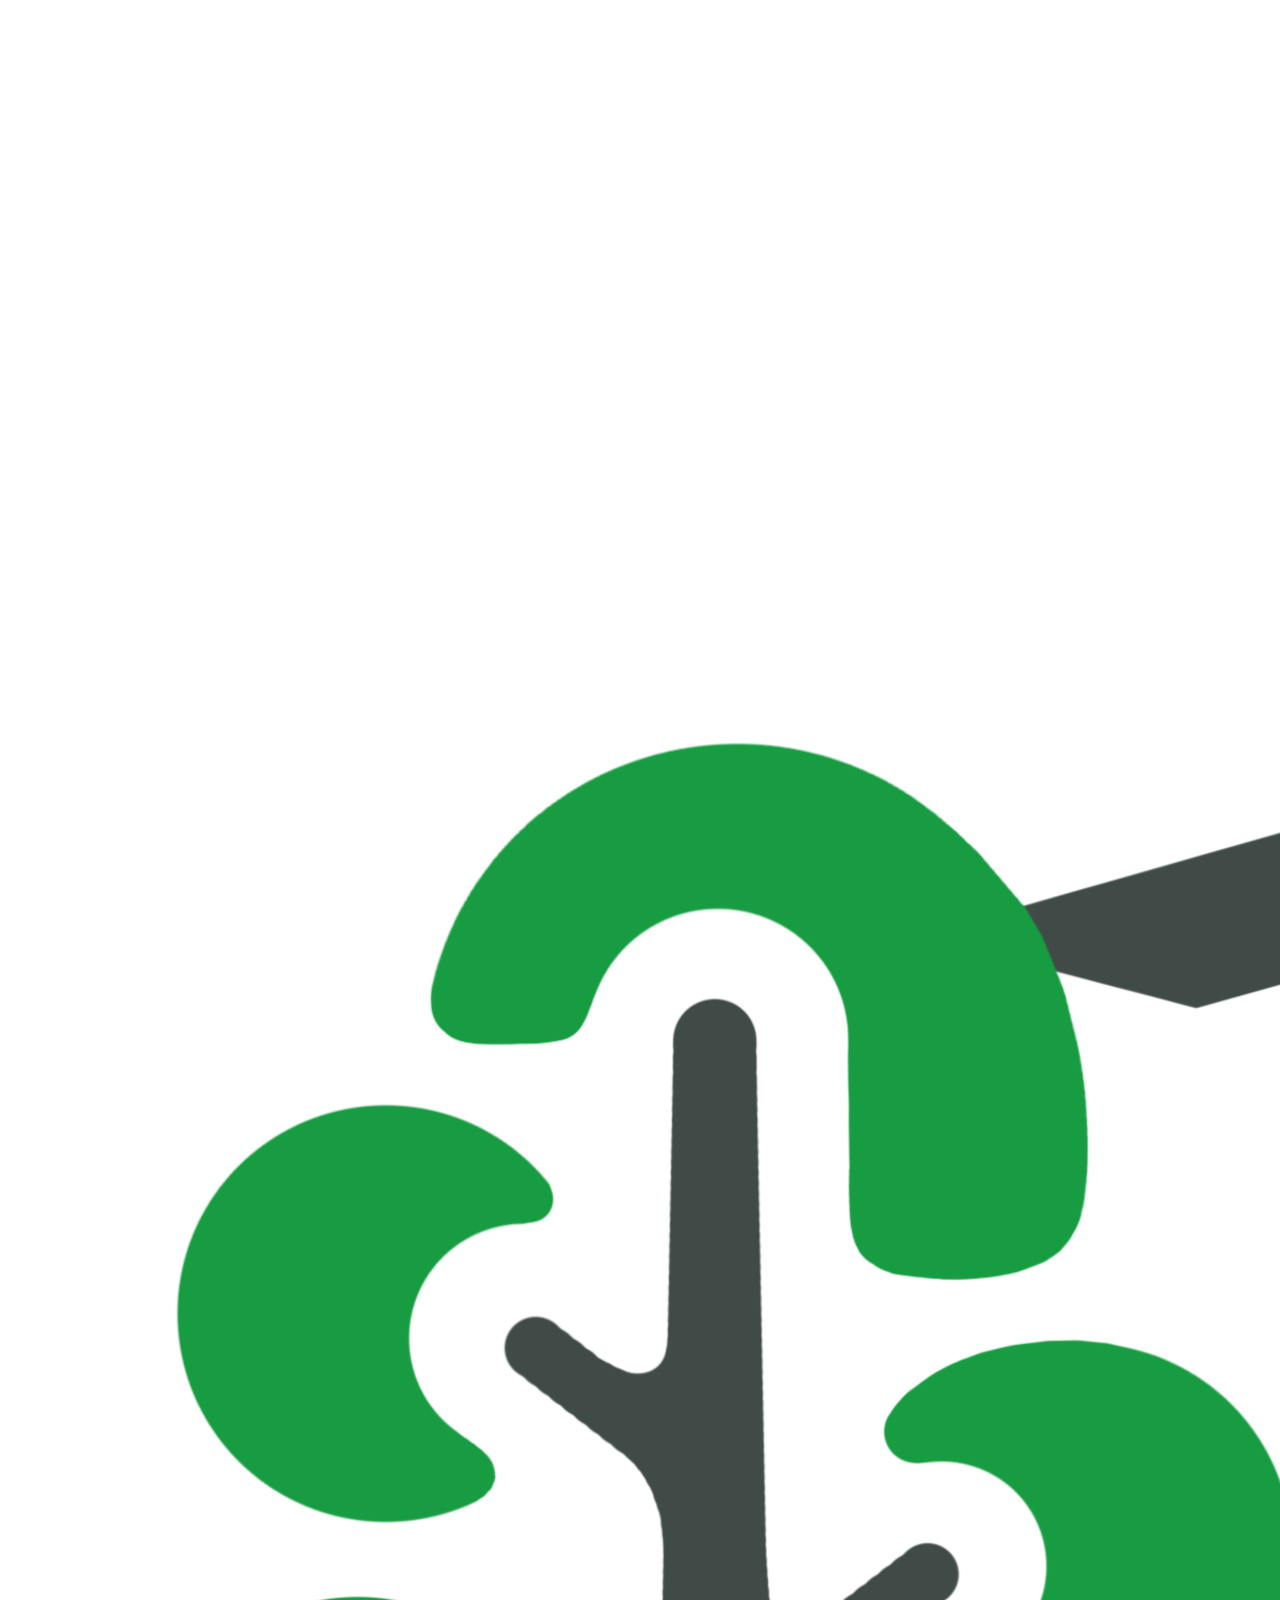
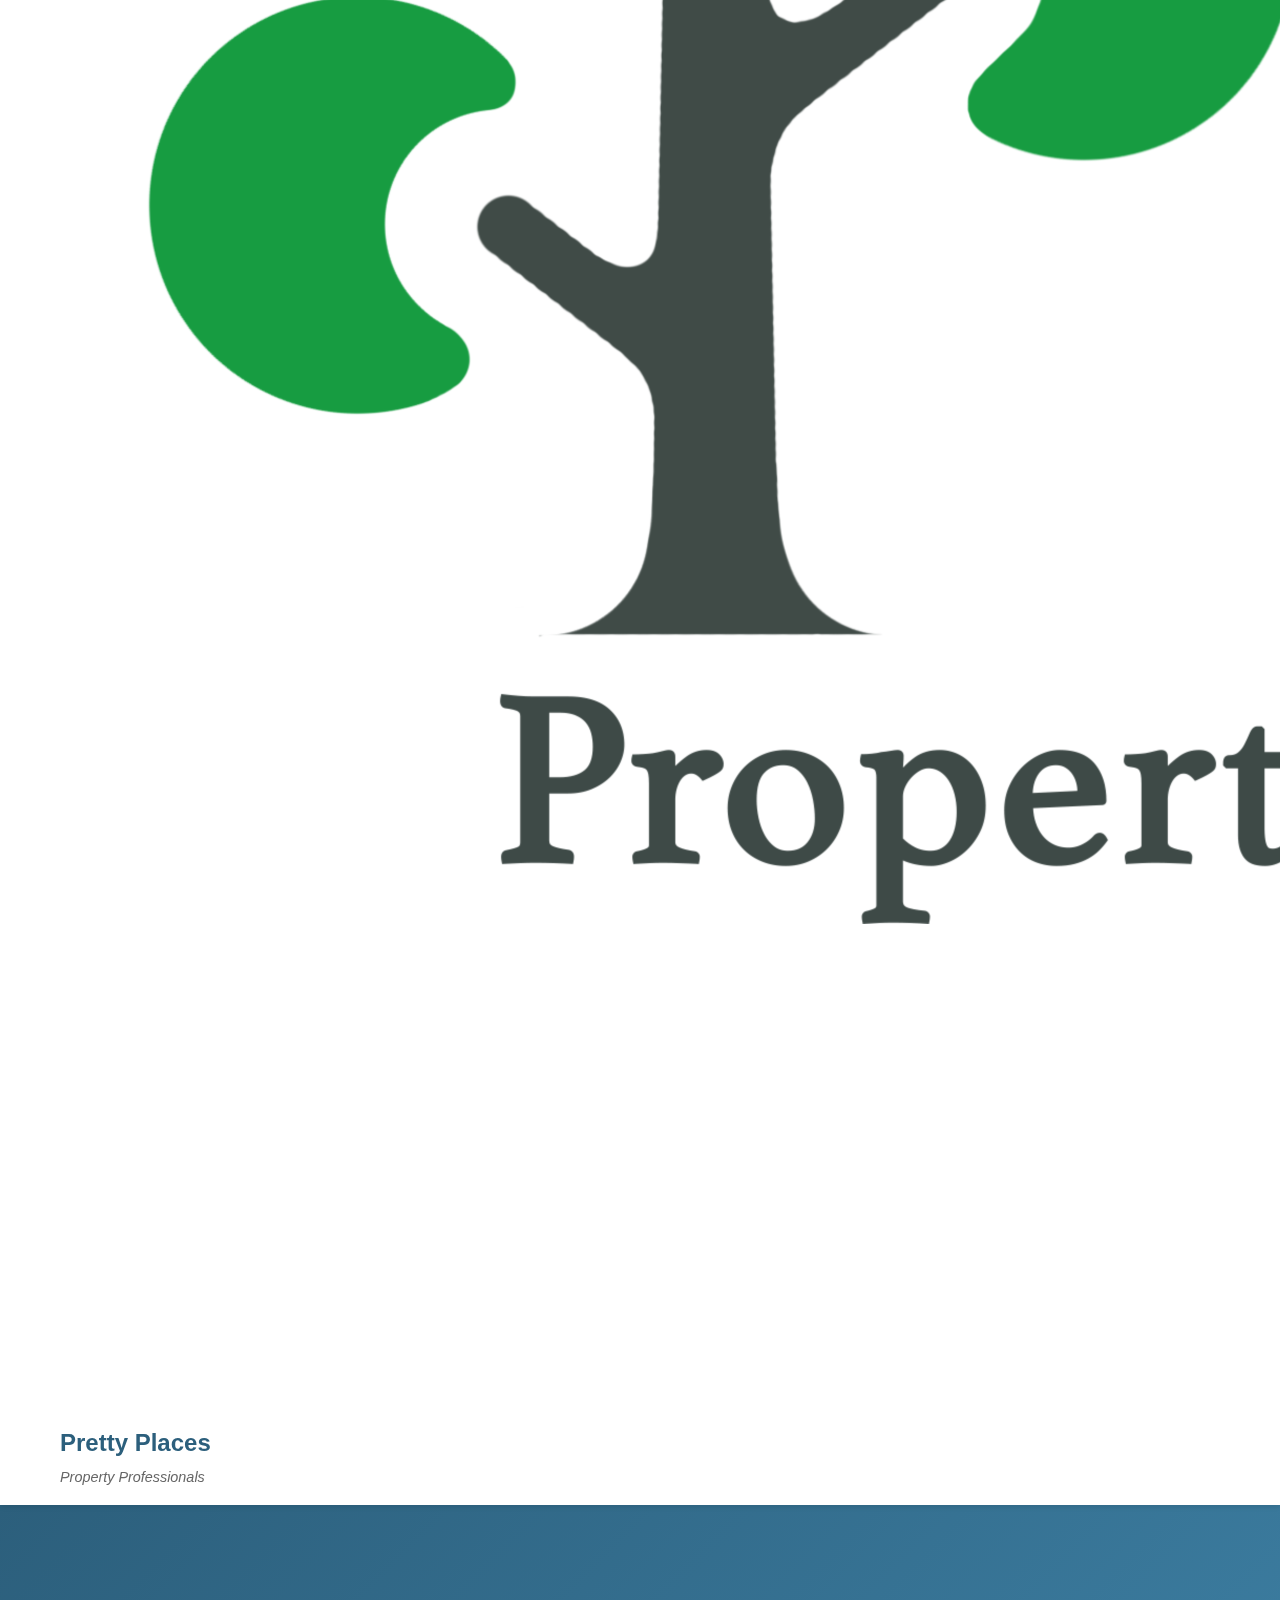
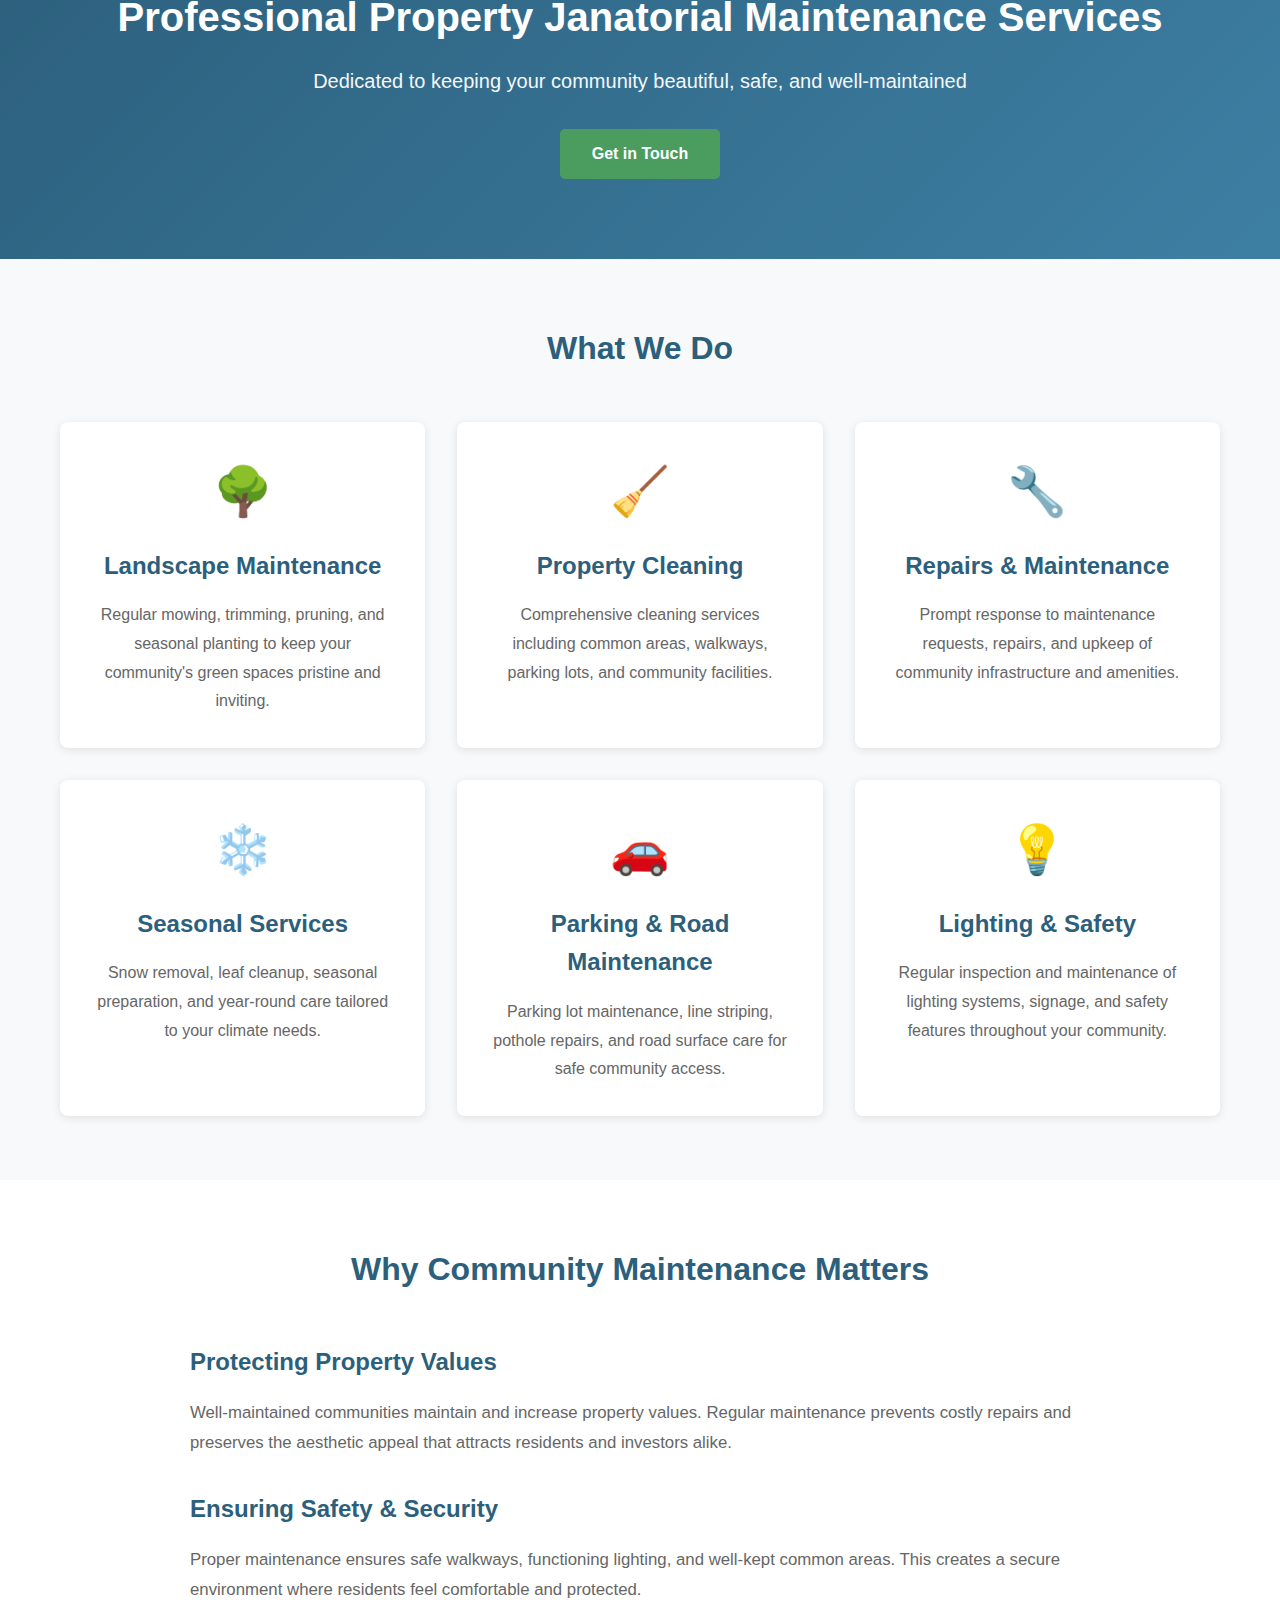
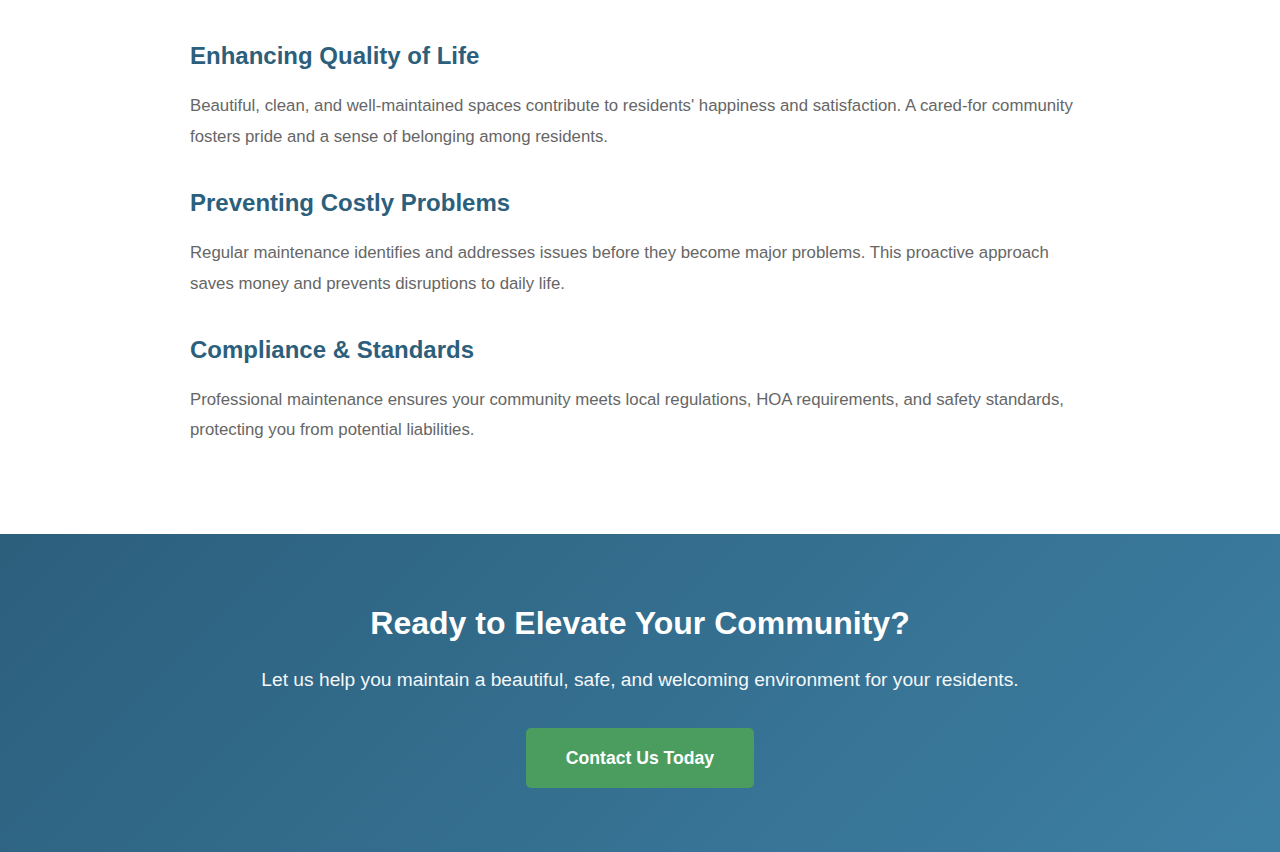
<file: index.html>
<!DOCTYPE html>
<html lang="en">
	<head>
		<!-- Google tag (gtag.js) -->
		<script async src="https://www.googletagmanager.com/gtag/js?id=G-6MF9VZ646Y"></script>
		<script>
			window.dataLayer = window.dataLayer || [];
			function gtag() {
				dataLayer.push(arguments);
			}
			gtag("js", new Date());

			gtag("config", "G-6MF9VZ646Y");
		</script>

		<!-- Meta tags -->
		<meta charset="UTF-8" />
		<meta name="viewport" content="width=device-width, initial-scale=1.0" />
		<meta
			name="description"
			content="Professional community maintenance services - keeping your community beautiful and well-maintained"
		/>
		<title>Pretty Places</title>
		<link rel="icon" type="image/png" href="logos/tree_bg_logo.png" />
		<link rel="stylesheet" href="styles.css" />
	</head>
	<body>
		<header>
			<nav class="navbar">
				<div class="container">
					<div class="logo">
						<img src="logos/full_logo.png" alt="Pretty Places Logo" class="logo-img" />
						<div class="logo-text">
							<h1>Pretty Places</h1>
							<p class="motto">Property Professionals</p>
						</div>
					</div>
					<ul class="nav-menu">
						<li><a href="/" class="active">Home</a></li>
						<li><a href="/contact/">Contact us</a></li>
					</ul>
				</div>
			</nav>
		</header>

		<main>
			<!-- Hero Section -->
			<section class="hero">
				<div class="container">
					<div class="hero-content">
						<h2>Professional Property Janatorial Maintenance Services</h2>
						<p class="hero-subtitle">
							Dedicated to keeping your community beautiful, safe, and well-maintained
						</p>
						<a href="/contact/" class="btn btn-primary">Get in Touch</a>
					</div>
				</div>
			</section>

			<!-- What We Do Section -->
			<section class="services">
				<div class="container">
					<h2 class="section-title">What We Do</h2>
					<div class="services-grid">
						<div class="service-card">
							<div class="service-icon">🌳</div>
							<h3>Landscape Maintenance</h3>
							<p>
								Regular mowing, trimming, pruning, and seasonal planting to keep your community's
								green spaces pristine and inviting.
							</p>
						</div>
						<div class="service-card">
							<div class="service-icon">🧹</div>
							<h3>Property Cleaning</h3>
							<p>
								Comprehensive cleaning services including common areas, walkways, parking lots, and
								community facilities.
							</p>
						</div>
						<div class="service-card">
							<div class="service-icon">🔧</div>
							<h3>Repairs & Maintenance</h3>
							<p>
								Prompt response to maintenance requests, repairs, and upkeep of community
								infrastructure and amenities.
							</p>
						</div>
						<div class="service-card">
							<div class="service-icon">❄️</div>
							<h3>Seasonal Services</h3>
							<p>
								Snow removal, leaf cleanup, seasonal preparation, and year-round care tailored to
								your climate needs.
							</p>
						</div>
						<div class="service-card">
							<div class="service-icon">🚗</div>
							<h3>Parking & Road Maintenance</h3>
							<p>
								Parking lot maintenance, line striping, pothole repairs, and road surface care for
								safe community access.
							</p>
						</div>
						<div class="service-card">
							<div class="service-icon">💡</div>
							<h3>Lighting & Safety</h3>
							<p>
								Regular inspection and maintenance of lighting systems, signage, and safety features
								throughout your community.
							</p>
						</div>
					</div>
				</div>
			</section>

			<!-- Why It's Important Section -->
			<section class="importance">
				<div class="container">
					<h2 class="section-title">Why Community Maintenance Matters</h2>
					<div class="importance-content">
						<div class="importance-text">
							<h3>Protecting Property Values</h3>
							<p>
								Well-maintained communities maintain and increase property values. Regular
								maintenance prevents costly repairs and preserves the aesthetic appeal that attracts
								residents and investors alike.
							</p>

							<h3>Ensuring Safety & Security</h3>
							<p>
								Proper maintenance ensures safe walkways, functioning lighting, and well-kept common
								areas. This creates a secure environment where residents feel comfortable and
								protected.
							</p>

							<h3>Enhancing Quality of Life</h3>
							<p>
								Beautiful, clean, and well-maintained spaces contribute to residents' happiness and
								satisfaction. A cared-for community fosters pride and a sense of belonging among
								residents.
							</p>

							<h3>Preventing Costly Problems</h3>
							<p>
								Regular maintenance identifies and addresses issues before they become major
								problems. This proactive approach saves money and prevents disruptions to daily
								life.
							</p>

							<h3>Compliance & Standards</h3>
							<p>
								Professional maintenance ensures your community meets local regulations, HOA
								requirements, and safety standards, protecting you from potential liabilities.
							</p>
						</div>
					</div>
				</div>
			</section>

			<!-- CTA Section -->
			<section class="cta">
				<div class="container">
					<h2>Ready to Elevate Your Community?</h2>
					<p>
						Let us help you maintain a beautiful, safe, and welcoming environment for your
						residents.
					</p>
					<a href="/contact/" class="btn btn-primary btn-large">Contact Us Today</a>
				</div>
			</section>
		</main>
	</body>
</html>
</file>
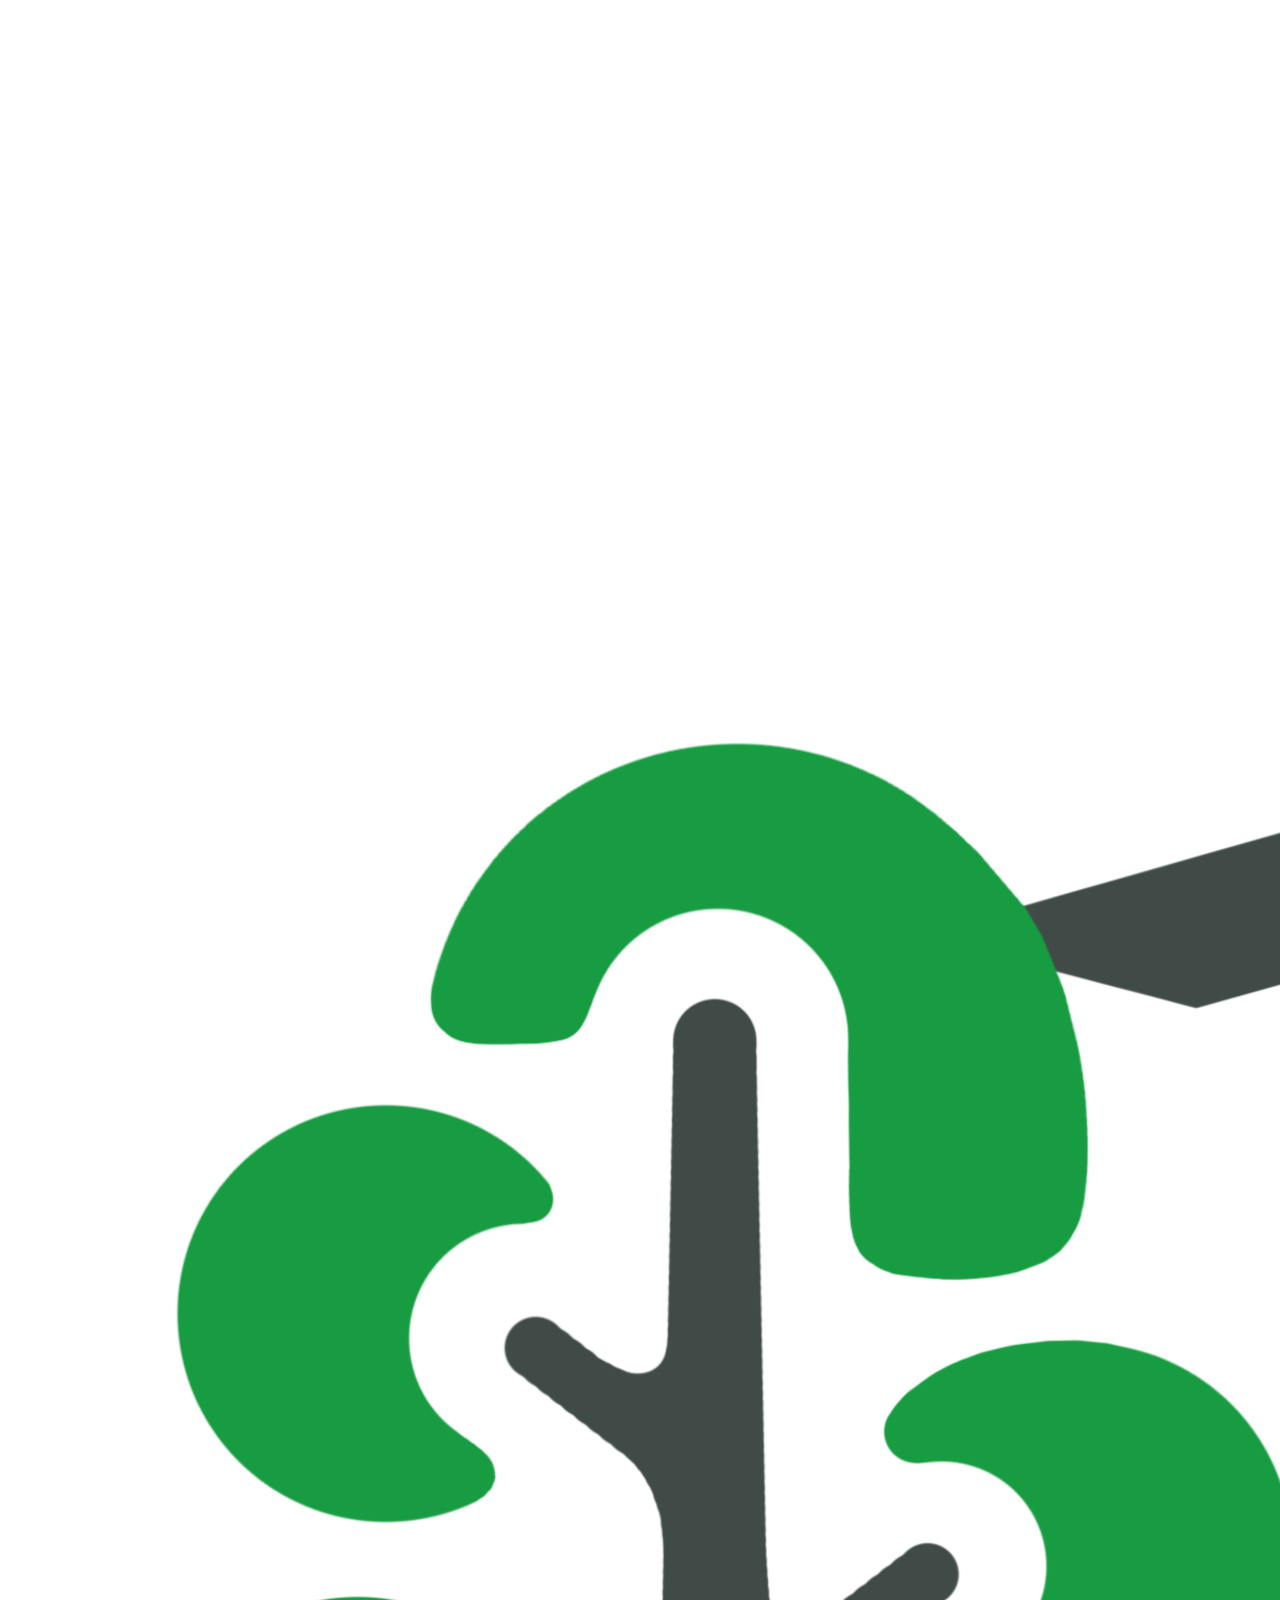
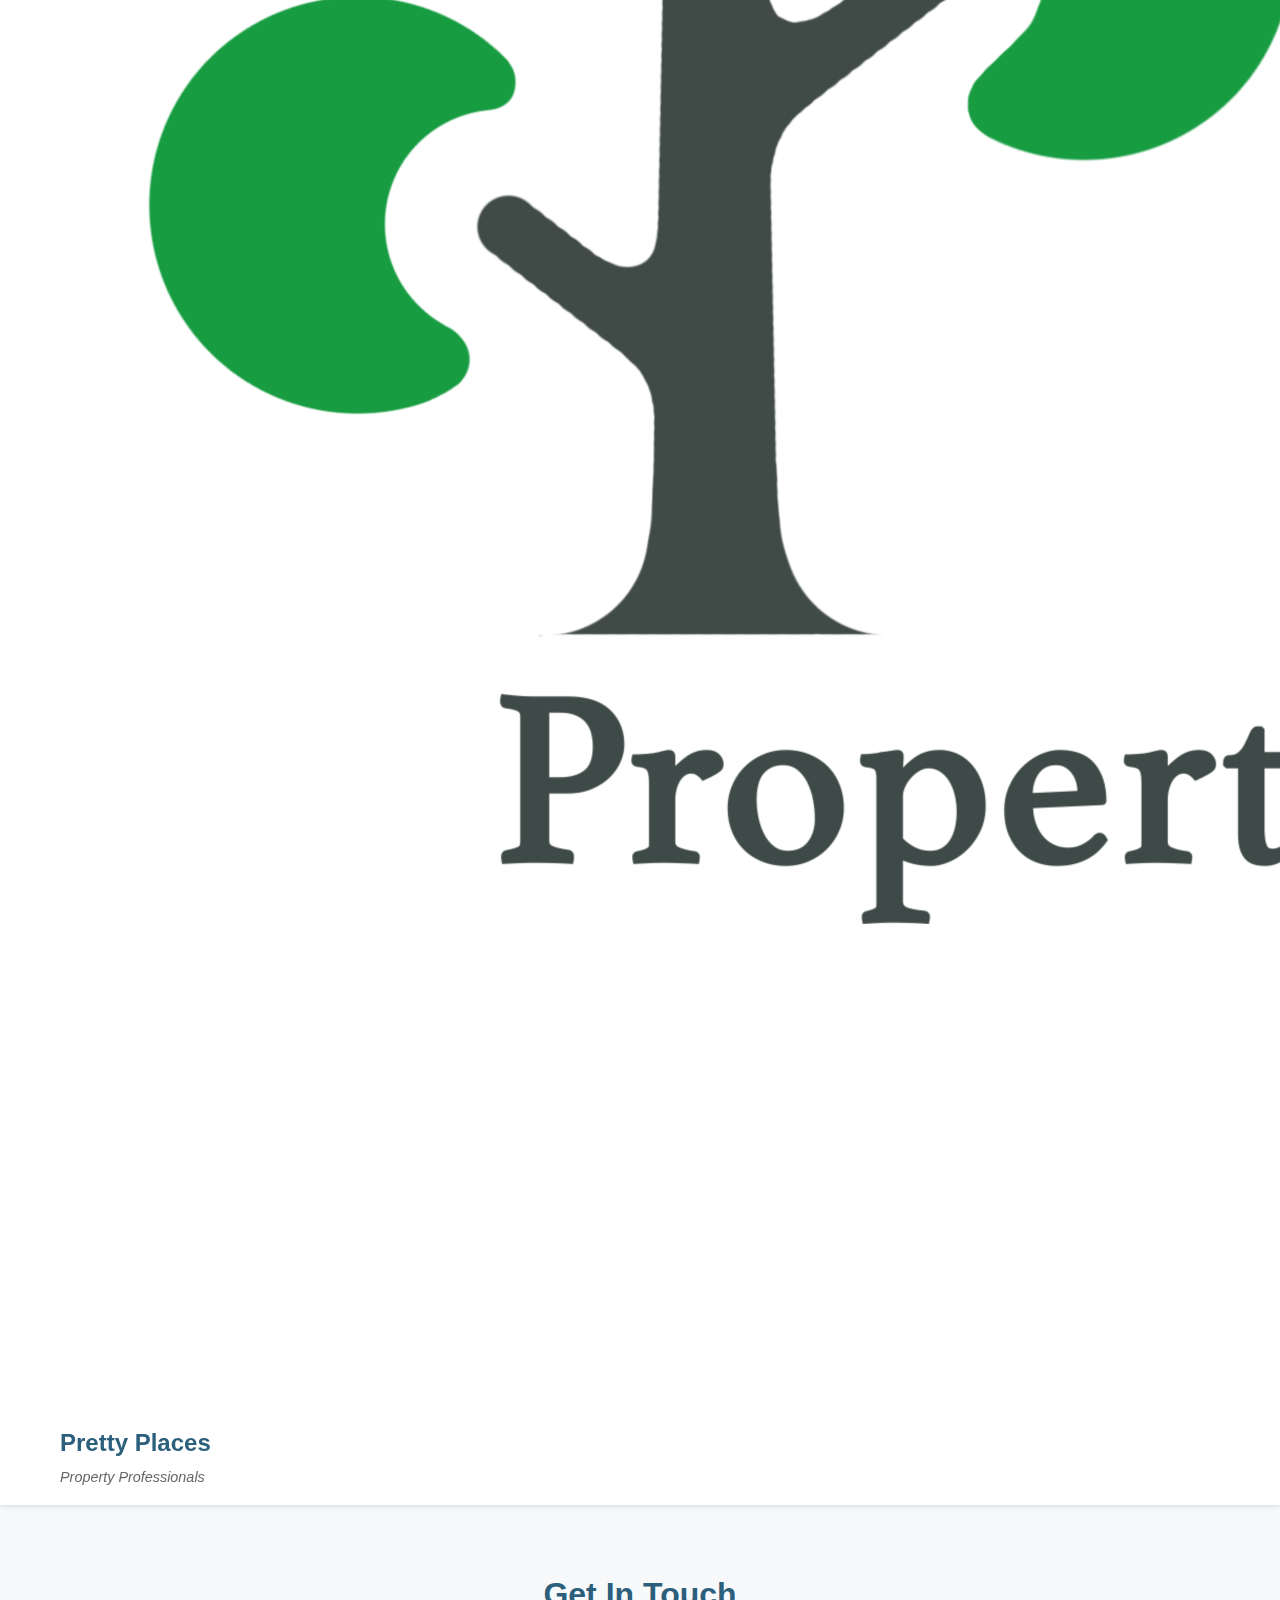
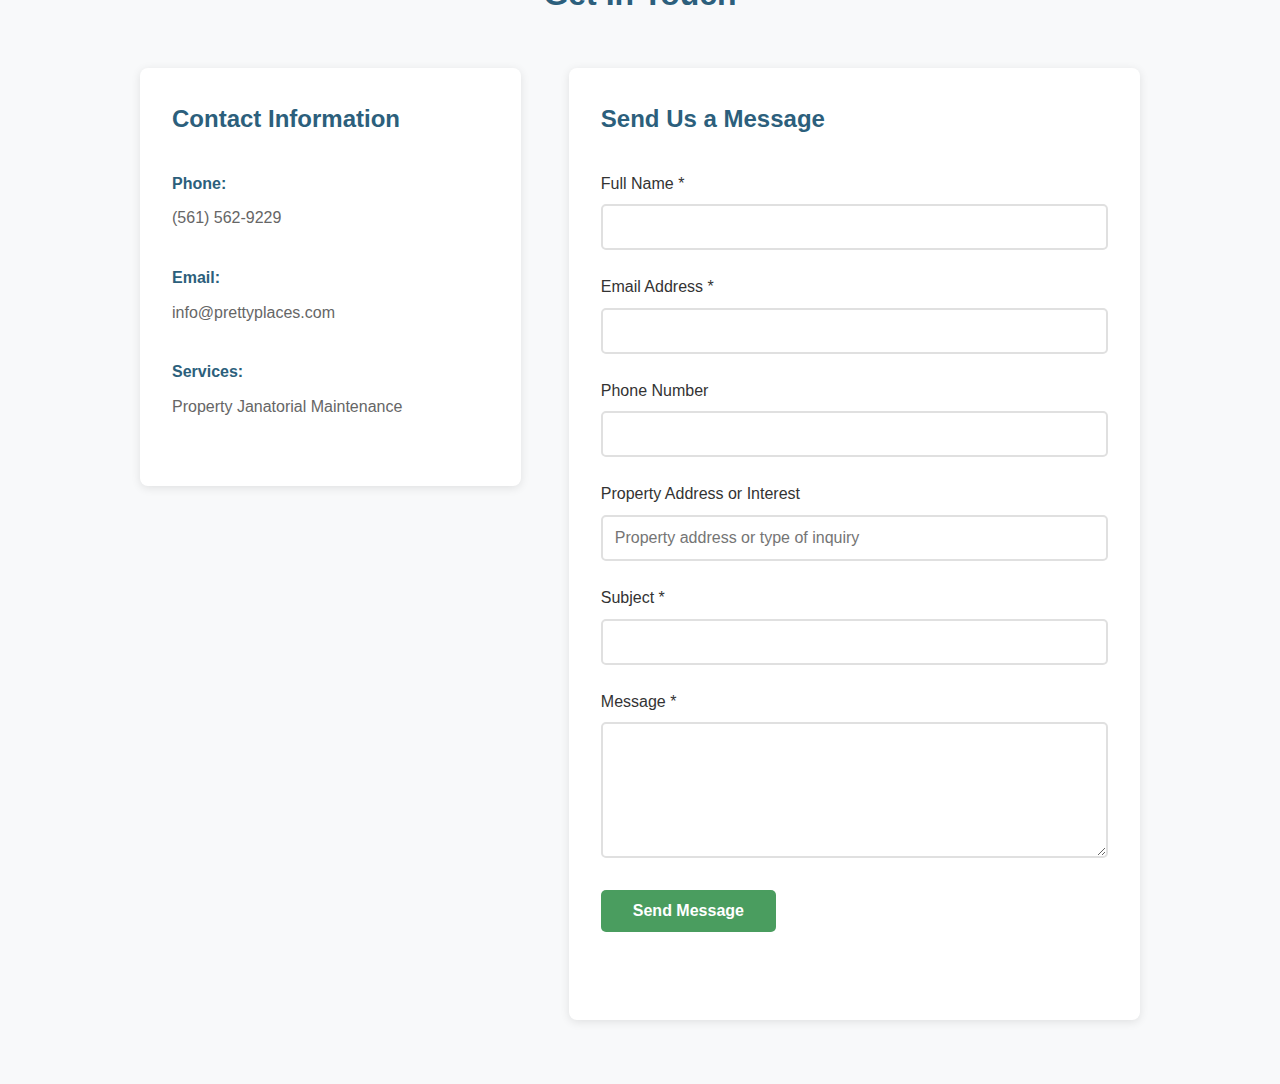
<file: contact/index.html>
<!DOCTYPE html>
<html lang="en">
	<head>
		<!-- Google tag (gtag.js) -->
		<script async src="https://www.googletagmanager.com/gtag/js?id=G-6MF9VZ646Y"></script>
		<script>
			window.dataLayer = window.dataLayer || [];
			function gtag() {
				dataLayer.push(arguments);
			}
			gtag("js", new Date());

			gtag("config", "G-6MF9VZ646Y");
		</script>

		<!-- Meta tags -->
		<meta charset="UTF-8" />
		<meta name="viewport" content="width=device-width, initial-scale=1.0" />
		<meta
			name="description"
			content="Contact Pretty Places - Property Professionals for expert property management and real estate services"
		/>
		<title>Contact Us | Pretty Places - Property Professionals</title>
		<link rel="icon" type="image/png" href="../logos/tree_bg_logo.png" />
		<link rel="stylesheet" href="../styles.css" />
	</head>
	<body>
		<header>
			<nav class="navbar">
				<div class="container">
					<div class="logo">
						<img src="../logos/full_logo.png" alt="Pretty Places Logo" class="logo-img" />
						<div class="logo-text">
							<h1>Pretty Places</h1>
							<p class="motto">Property Professionals</p>
						</div>
					</div>
					<ul class="nav-menu">
						<li><a href="/">Home</a></li>
						<li><a href="/contact/" class="active">Contact</a></li>
					</ul>
				</div>
			</nav>
		</header>

		<main>
			<section class="contact-section">
				<div class="container">
					<h2 class="section-title">Get In Touch</h2>
					<div class="contact-wrapper">
						<!-- Contact Information -->
						<div class="contact-info">
							<h3>Contact Information</h3>
							<div class="info-item">
								<strong>Phone:</strong>
								<p>(561) 562-9229</p>
							</div>
							<div class="info-item">
								<strong>Email:</strong>
								<p>info@prettyplaces.com</p>
							</div>
							<div class="info-item">
								<strong>Services:</strong>
								<p>Property Janatorial Maintenance</p>
							</div>
						</div>

						<!-- Contact Form -->
						<div class="contact-form-wrapper">
							<h3>Send Us a Message</h3>
							<form id="contactForm" class="contact-form">
								<div class="form-group">
									<label for="name">Full Name *</label>
									<input type="text" id="name" name="name" required />
								</div>

								<div class="form-group">
									<label for="email">Email Address *</label>
									<input type="email" id="email" name="email" required />
								</div>

								<div class="form-group">
									<label for="phone">Phone Number</label>
									<input type="tel" id="phone" name="phone" />
								</div>

								<div class="form-group">
									<label for="property">Property Address or Interest</label>
									<input
										type="text"
										id="property"
										name="property"
										placeholder="Property address or type of inquiry"
									/>
								</div>
								<div class="form-group">
									<label for="subject">Subject *</label>
									<input type="text" id="subject" name="subject" required />
								</div>

								<div class="form-group">
									<label for="message">Message *</label>
									<textarea id="message" name="message" rows="6" required></textarea>
								</div>

								<div class="form-group">
									<button type="submit" class="btn btn-primary">Send Message</button>
								</div>

								<div id="formMessage" class="form-message"></div>
							</form>
						</div>
					</div>
				</div>
			</section>
		</main>
	</body>
</html>
</file>
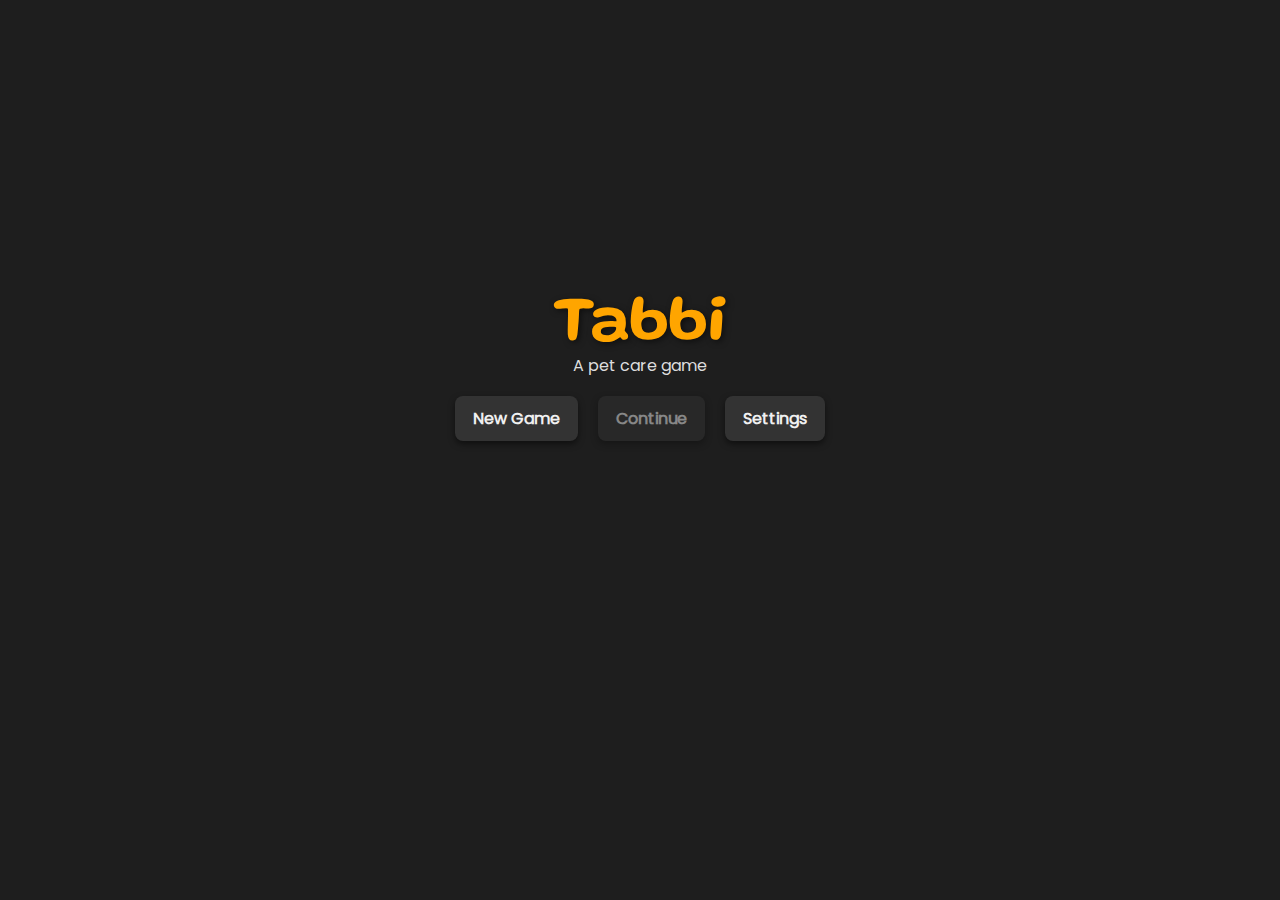
<file: tabbi/index.html>
<!DOCTYPE html>
<html lang="en">
	<head>
		<meta charset="UTF-8" />
		<meta name="viewport" content="width=device-width, initial-scale=1.0" />
		<title>Tabbi</title>
		<link rel="stylesheet" href="core/styles.css" />
	</head>
	<body>
		<h1>Tabbi</h1>
		<!-- Home overlay -->
		<div id="homeOverlay">
			<div class="homeCard">
				<h1 class="homeTitle">Tabbi</h1>
				<p class="homeSubtitle">A pet care game</p>
				<div class="homeActions">
					<button id="homeNewGame">New Game</button>
					<button id="homeContinue">Continue</button>
					<button id="homeSettings">Settings</button>
				</div>
			</div>
		</div>

		<!-- New Game Overlay -->
		<div id="newGameOverlay" class="hidden" style="display: none">
			<div class="newGameCard">
				<h2>Choose Your Pet</h2>
				<div class="petSelection">
					<button id="prevPet" class="navBtn">&lt;</button>
					<div class="petPreview">
						<canvas id="previewCanvas" width="120" height="120"></canvas>
					</div>
					<button id="nextPet" class="navBtn">&gt;</button>
				</div>
				<div class="nameInputContainer">
					<input type="text" id="newPetName" placeholder="Pet Name" />
				</div>
				<div class="newGameActions">
					<button id="startGameBtn">Start Game</button>
					<button id="cancelNewGameBtn">Back</button>
				</div>
			</div>
		</div>

		<!-- New Game Confirmation Overlay -->
		<div id="newGameConfirmOverlay" class="hidden" style="display: none">
			<div class="settingsCard" style="max-width: 400px; text-align: center">
				<h2>New Game?</h2>
				<p style="margin: 20px 0; color: #ddd">
					Are you sure you want to start a new game? Any current progress will be lost.
				</p>
				<div class="settingsActions" style="justify-content: center; gap: 15px">
					<button id="confirmNewGameYes">Yes, New Game</button>
					<button id="confirmNewGameNo">Cancel</button>
				</div>
			</div>
		</div>

		<!-- Settings overlay -->
		<div id="settingsOverlay" class="hidden" style="display: none">
			<div class="settingsCard">
				<h2>Settings</h2>
				<div class="settingsContent">
					<!-- Add settings controls here -->
					<p>
						<label> Enable autosave <input type="checkbox" id="autosaveEnabled" /> </label>
					</p>
					<p>
						<label> Show autosave toasts <input type="checkbox" id="autosaveToasts" /> </label>
					</p>
					<p>
						<label>
							Autosave interval (seconds):
							<input type="number" id="autosaveIntervalSeconds" min="1" step="1" />
						</label>
					</p>
				</div>
				<div class="settingsActions">
					<button id="settingsReset">Reset Defaults</button>
					<button id="settingsBack">Back</button>
					<button id="deleteSaveBtn">Delete Save</button>
				</div>
			</div>
		</div>

		<!-- Delete Save Confirmation Overlay -->
		<div id="deleteSaveConfirmOverlay" class="hidden" style="display: none">
			<div class="settingsCard" style="max-width: 400px; text-align: center">
				<h2>Delete Save?</h2>
				<p style="margin: 20px 0; color: #ddd">
					Are you sure you want to delete your save file? This cannot be undone.
				</p>
				<div class="settingsActions" style="justify-content: center; gap: 15px">
					<button id="confirmDeleteYes" style="background-color: #d9534f; color: white">
						Yes, Delete
					</button>
					<button id="confirmDeleteNo">Cancel</button>
				</div>
			</div>
		</div>

		<div id="minigameOverlay" class="hidden" style="display: none">
			<div class="minigameCard">
				<h2 id="minigameTitle">Click Challenge</h2>
				<p id="minigameInfo" style="margin: 12px 0; color: #ddd">
					Click the button as much as you can in 5 seconds. You earn $1 for every 2 clicks.
				</p>
				<div id="minigameHud" class="minigameHud">
					<div>
						<span id="minigameHudLeftLabel">Time</span>:
						<span id="minigameHudLeftValue">15</span>
					</div>
					<div>
						<span id="minigameHudRightLabel">Clicks</span>:
						<span id="minigameHudRightValue">0</span>
					</div>
				</div>
				<div id="minigameArena" class="minigameArena">
					<canvas id="minigameCanvas" width="380" height="220"></canvas>
					<button id="minigameTarget" class="minigameTarget">Tap!</button>
				</div>
				<div class="minigameActions">
					<button id="startMinigame">Start</button>
					<button id="closeMinigame">Close</button>
				</div>
			</div>
		</div>

		<div id="gameContainer">
			<div id="leftColumn">
				<button id="btnHome">Menu</button>
				<!-- Left Panel: Stats -->
				<div id="leftPanel">
					<h2>Pet Stats</h2>
					<hr />
					<div id="stats"></div>
				</div>
			</div>

			<!-- Canvas -->
			<div id="canvasContainer">
				<canvas id="gameCanvas" width="720" height="540"></canvas>
				<!-- Pet name and type displayed in canvas via JS -->
			</div>
		</div>

		<!-- Bottom Panel: Always-open panels -->
		<div id="bottomPanel">
			<div class="bottomPanelCard">
				<div class="bottomPanelTitle">Care</div>
				<div class="bottomPanelContent">
					<button id="btnFeed">Feed</button>
					<button id="btnPlay">Play</button>
					<button id="btnRest">Rest</button>
					<button id="btnClean">Clean</button>
				</div>
			</div>

			<div class="bottomPanelCard">
				<div class="bottomPanelTitle">Shop</div>
				<div class="bottomPanelContent">
					<button id="buyFood">Buy Food ($5)</button>
					<button id="buyToy">Buy Toy ($10)</button>
					<button id="buyBed">Buy Bed ($15)</button>
					<button id="buySoap">Buy Soap ($8)</button>
				</div>
			</div>

			<div class="bottomPanelCard">
				<div class="bottomPanelTitle">Inventory</div>
				<div class="bottomPanelContent" id="inventoryList"></div>
			</div>

			<div class="bottomPanelCard">
				<div class="bottomPanelTitle">Minigames</div>
				<div class="bottomPanelContent">
					<button id="btnClickMinigame">Click Challenge</button>
					<button id="btnTargetMinigame">Target Practice</button>
					<button id="btnCatchMinigame">Coin Catch</button>
				</div>
			</div>
		</div>

		<!-- Toast Notification -->
		<div id="toastContainer"></div>

		<!-- JS files -->
		<script src="core/variables.js"></script>
		<script src="core/petData.js"></script>
		<script src="core/actions.js"></script>
		<script src="core/sprite.js"></script>
		<script src="core/ui.js"></script>
		<script src="core/saveLoad.js"></script>
		<script src="core/settings.js"></script>
		<script src="core/main.js"></script>
		<script src="core/overlays.js"></script>
	</body>
</html>
</file>
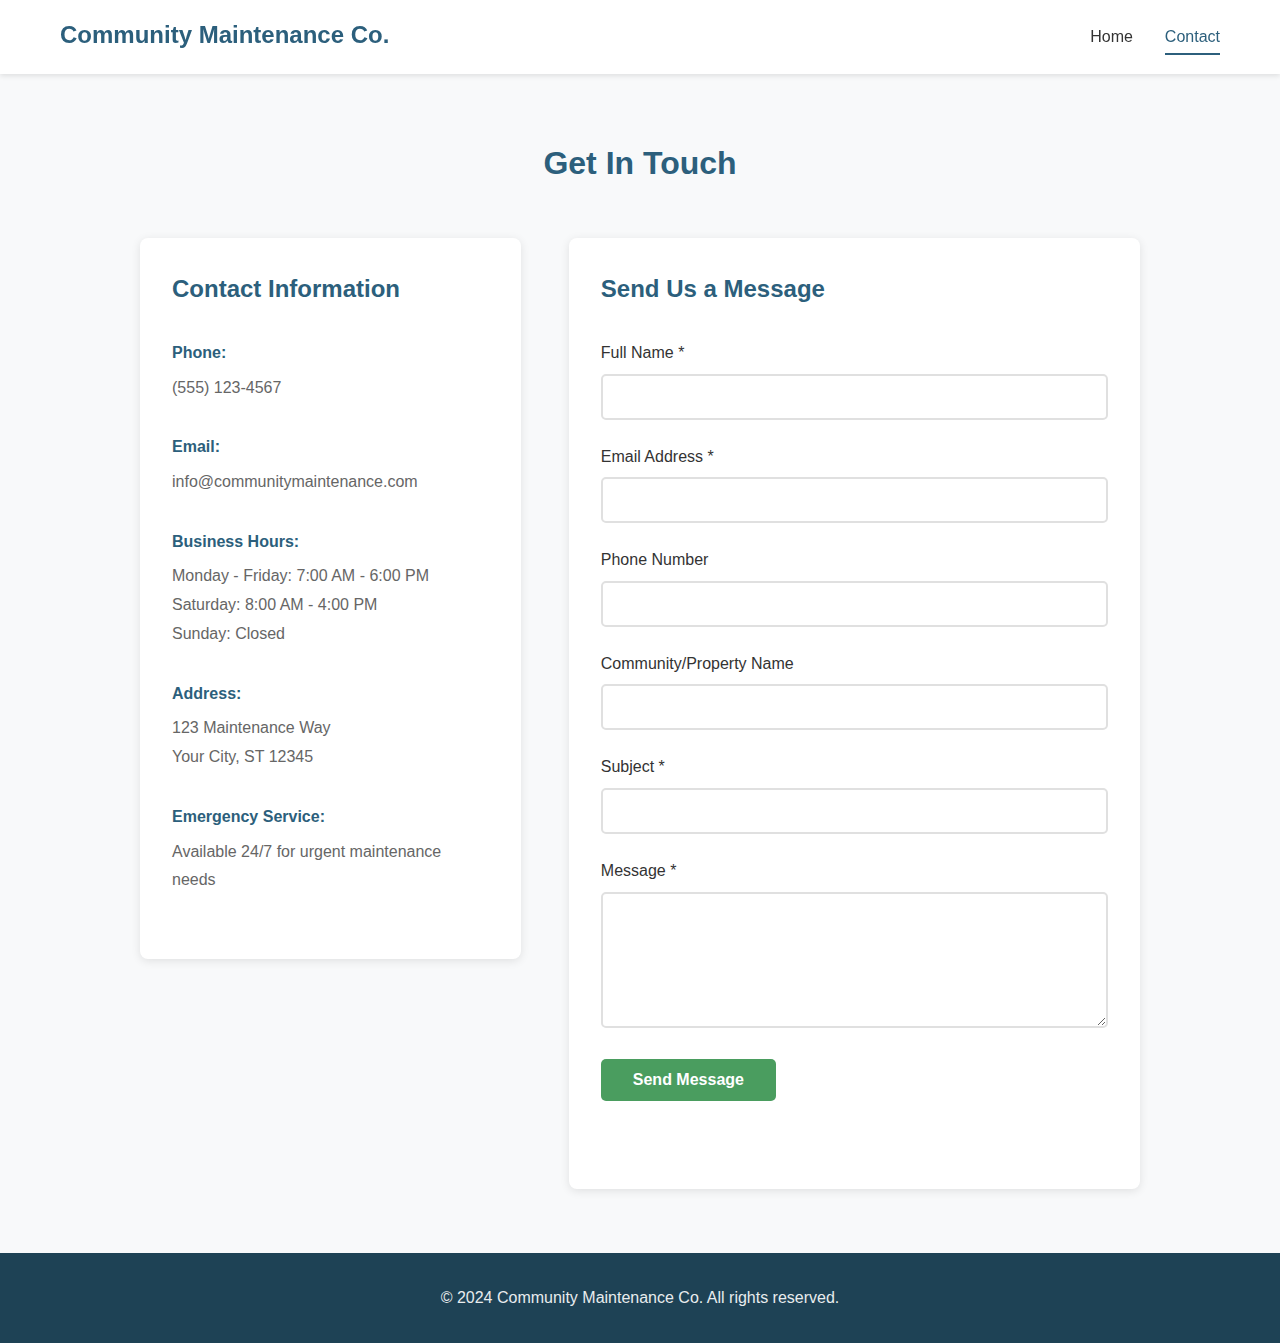
<file: contact.html>
<!DOCTYPE html>
<html lang="en">
	<head>
		<meta charset="UTF-8" />
		<meta name="viewport" content="width=device-width, initial-scale=1.0" />
		<meta
			name="description"
			content="Contact Community Maintenance Co. for professional maintenance services"
		/>
		<title>Contact Us | Community Maintenance Co.</title>
		<link rel="stylesheet" href="styles.css" />
	</head>
	<body>
		<header>
			<nav class="navbar">
				<div class="container">
					<div class="logo">
						<h1>Community Maintenance Co.</h1>
					</div>
					<ul class="nav-menu">
						<li><a href="index.html">Home</a></li>
						<li><a href="contact.html" class="active">Contact</a></li>
					</ul>
				</div>
			</nav>
		</header>

		<main>
			<section class="contact-section">
				<div class="container">
					<h2 class="section-title">Get In Touch</h2>
					<div class="contact-wrapper">
						<!-- Contact Information -->
						<div class="contact-info">
							<h3>Contact Information</h3>
							<div class="info-item">
								<strong>Phone:</strong>
								<p>(555) 123-4567</p>
							</div>
							<div class="info-item">
								<strong>Email:</strong>
								<p>info@communitymaintenance.com</p>
							</div>
							<div class="info-item">
								<strong>Business Hours:</strong>
								<p>
									Monday - Friday: 7:00 AM - 6:00 PM<br />
									Saturday: 8:00 AM - 4:00 PM<br />
									Sunday: Closed
								</p>
							</div>
							<div class="info-item">
								<strong>Address:</strong>
								<p>
									123 Maintenance Way<br />
									Your City, ST 12345
								</p>
							</div>
							<div class="info-item">
								<strong>Emergency Service:</strong>
								<p>Available 24/7 for urgent maintenance needs</p>
							</div>
						</div>

						<!-- Contact Form -->
						<div class="contact-form-wrapper">
							<h3>Send Us a Message</h3>
							<form id="contactForm" class="contact-form">
								<div class="form-group">
									<label for="name">Full Name *</label>
									<input type="text" id="name" name="name" required />
								</div>

								<div class="form-group">
									<label for="email">Email Address *</label>
									<input type="email" id="email" name="email" required />
								</div>

								<div class="form-group">
									<label for="phone">Phone Number</label>
									<input type="tel" id="phone" name="phone" />
								</div>

								<div class="form-group">
									<label for="community">Community/Property Name</label>
									<input type="text" id="community" name="community" />
								</div>

								<div class="form-group">
									<label for="subject">Subject *</label>
									<input type="text" id="subject" name="subject" required />
								</div>

								<div class="form-group">
									<label for="message">Message *</label>
									<textarea id="message" name="message" rows="6" required></textarea>
								</div>

								<div class="form-group">
									<button type="submit" class="btn btn-primary">Send Message</button>
								</div>

								<div id="formMessage" class="form-message"></div>
							</form>
						</div>
					</div>
				</div>
			</section>
		</main>

		<footer>
			<div class="container">
				<p>&copy; 2024 Community Maintenance Co. All rights reserved.</p>
			</div>
		</footer>

		<script>
			document.getElementById("contactForm").addEventListener("submit", async function (e) {
				e.preventDefault();

				const form = e.target;
				const formData = new FormData(form);
				const data = Object.fromEntries(formData);

				const submitButton = form.querySelector('button[type="submit"]');
				const messageDiv = document.getElementById("formMessage");

				// Disable submit button
				submitButton.disabled = true;
				submitButton.textContent = "Sending...";
				messageDiv.textContent = "";
				messageDiv.className = "form-message";

				try {
					const response = await fetch("/api/contact", {
						method: "POST",
						headers: {
							"Content-Type": "application/json",
						},
						body: JSON.stringify(data),
					});

					const result = await response.json();

					if (response.ok) {
						messageDiv.textContent =
							"Thank you! Your message has been sent successfully. We will get back to you soon.";
						messageDiv.className = "form-message success";
						form.reset();
					} else {
						throw new Error(result.error || "Failed to send message");
					}
				} catch (error) {
					messageDiv.textContent =
						"Sorry, there was an error sending your message. Please try again or contact us directly.";
					messageDiv.className = "form-message error";
					console.error("Error:", error);
				} finally {
					submitButton.disabled = false;
					submitButton.textContent = "Send Message";
				}
			});
		</script>
	</body>
</html>
</file>
<file: tabbi/core/styles.css>
:root {
	--bg-color: #1e1e1e;
	--txt-color: #f0f0f0;
	--heading-color: #ffa500;
	--panel-bg-color: #232323;
	--canvas-bg-color: #444;

	--input-border: #222;

	--btn-color: #333;
	--btn-hover-color: #555;
	--btn-active-color: #444;

	--shadow-color: rgba(0, 0, 0, 0.5);
}

/* Fonts */
@font-face {
	font-family: "Poppins";
	src: url("./fonts/Poppins-Regular.ttf") format("truetype");
	font-weight: 400;
}

@font-face {
	font-family: "Gluten";
	src: url("./fonts/Gluten-Regular.ttf") format("truetype");
	font-weight: 400;
}

/* General */
body {
	font-family: "Poppins", sans-serif;
	background-color: var(--bg-color);
	color: var(--txt-color);
	margin: 0;
	margin-top: 25px;
	padding: 0;
	display: flex;
	flex-direction: column;
	align-items: center;
}

h1 {
	margin: 0;
	color: var(--heading-color);
	text-shadow: 1px 1px 4px var(--shadow-color);
	font-weight: 700;
	font-family: "Gluten", cursive;
}

h2 {
	margin: 0;
	color: var(--heading-color);
	font-weight: 700;
}

/* Game Container */
#gameContainer {
	display: flex;
	margin-top: 20px;
	gap: 20px;
	align-items: stretch;
}

#leftColumn {
	display: flex;
	flex-direction: column;
	gap: 10px;
}

/* Left Panel: Stats */
#leftPanel {
	width: 300px;
	background-color: var(--panel-bg-color);
	padding: 20px;
	border-radius: 12px;
	box-shadow: 0 5px 15px var(--shadow-color);
}

#leftPanel p {
	margin: 10px 0;
	font-size: 16px;
}

/* Canvas Container */
#canvasContainer {
	position: relative;
	width: 720px;
	aspect-ratio: 4 / 3;
	height: auto;
	background-color: var(--canvas-bg-color);
	border-radius: 12px;
	box-shadow: 0 5px 15px var(--shadow-color);
	display: flex;
	justify-content: center;
	align-items: center;
	overflow: hidden;
}

/* Make canvas pixelated when scaled to avoid browser smoothing */
#gameCanvas {
	width: 100%;
	height: 100%;
	display: block;
	image-rendering: pixelated; /* modern */
	image-rendering: crisp-edges; /* fallback */
}

/* Pet Selection Overlay */
#petSelectOverlay {
	position: fixed;
	top: 0;
	left: 0;
	right: 0;
	bottom: 0;
	background-color: rgba(0, 0, 0, 0.7);
	display: none;
	justify-content: center;
	align-items: center;
	z-index: 101;
	opacity: 0;
	transition: opacity 0.3s ease;
}

#petSelectOverlay.visible {
	opacity: 1;
}

#petSelectOverlay .modal {
	background-color: var(--panel-bg-color);
	padding: 25px;
	border-radius: 12px;
	max-width: 500px;
	width: 90%;
	text-align: center;
	position: relative;
}

.pet-selection {
	display: flex;
	align-items: center;
	justify-content: center;
	gap: 20px;
	margin: 20px 0;
}

.nav-arrow {
	font-size: 24px;
	padding: 0 12px;
	transition: background-color 0.2s;
}

.nav-arrow:hover {
	background-color: rgba(255, 255, 255, 0.1);
}

.pet-display {
	display: flex;
	flex-direction: column;
	align-items: center;
}

#petCanvas {
	background-color: var(--canvas-bg-color);
	border-radius: 8px;
	margin-bottom: 15px;
	image-rendering: pixelated;
}

.pet-name-container {
	margin-top: 10px;
}

/* Home overlay */
#homeOverlay {
	position: fixed;
	inset: 0;
	background: var(--bg-color);
	display: flex;
	justify-content: center;
	pointer-events: auto;
	z-index: 99;
}

/* Fade transition for overlay */
#homeOverlay {
	opacity: 1;
	transition: opacity 520ms ease;
}

#homeOverlay.hidden {
	opacity: 0;
	pointer-events: none;
}

#newGameOverlay {
	position: fixed;
	inset: 0;
	background: rgba(0, 0, 0, 0.85);
	display: flex;
	justify-content: center;
	align-items: center;
	z-index: 100;
	opacity: 0;
	transition: opacity 300ms ease;
	pointer-events: none;
}

#newGameOverlay.visible {
	opacity: 1;
	pointer-events: auto;
}

/* New Game Overlay */
.newGameCard {
	background-color: var(--panel-bg-color);
	padding: 30px;
	border-radius: 12px;
	box-shadow: 0 10px 25px var(--shadow-color);
	width: 320px;
	display: flex;
	flex-direction: column;
	align-items: center;
	text-align: center;
}

.petSelection {
	display: flex;
	align-items: center;
	justify-content: center;
	margin: 20px 0;
	gap: 15px;
}

.petPreview {
	width: 120px;
	height: 120px;
	background-color: var(--canvas-bg-color);
	border-radius: 8px;
	display: flex;
	align-items: center;
	justify-content: center;
	border: 2px solid #333;
}

.navBtn {
	width: 40px;
	height: 40px;
	padding: 0;
	font-size: 20px;
	display: flex;
	align-items: center;
	justify-content: center;
}

.nameInputContainer {
	margin-bottom: 20px;
	width: 100%;
}

.nameInputContainer input {
	width: 100%;
	box-sizing: border-box;
	text-align: center;
	font-size: 18px;
	padding: 10px;
}

.newGameActions {
	display: flex;
	gap: 10px;
}

/* Settings overlay sits above the home overlay */
#settingsOverlay {
	position: fixed;
	inset: 0;
	background: rgba(0, 0, 0, 0.75);
	display: flex;
	justify-content: center;
	pointer-events: none;
	z-index: 100;
	opacity: 0;
	transition: opacity 320ms ease;
}

#settingsOverlay.visible {
	opacity: 1;
	pointer-events: auto;
}

#newGameConfirmOverlay,
#deleteSaveConfirmOverlay,
#petDeathOverlay {
	position: fixed;
	inset: 0;
	background: rgba(0, 0, 0, 0.8);
	display: flex;
	justify-content: center;
	pointer-events: none;
	z-index: 101;
	opacity: 0;
	transition: opacity 320ms ease;
}

#newGameConfirmOverlay.visible,
#deleteSaveConfirmOverlay.visible,
#petDeathOverlay.visible {
	opacity: 1;
	pointer-events: auto;
}

#minigameOverlay {
	position: fixed;
	inset: 0;
	background: rgba(0, 0, 0, 0.8);
	display: flex;
	justify-content: center;
	align-items: center;
	z-index: 102;
	opacity: 0;
	transition: opacity 320ms ease;
	pointer-events: none;
}

#minigameOverlay.visible {
	opacity: 1;
	pointer-events: auto;
}

.minigameCard {
	background-color: var(--panel-bg-color);
	padding: 25px 30px;
	border-radius: 12px;
	box-shadow: 0 10px 30px rgba(0, 0, 0, 0.6);
	min-width: 340px;
	max-width: 460px;
	width: 92%;
	text-align: center;
	display: flex;
	flex-direction: column;
	gap: 10px;
}

.minigameHud {
	display: flex;
	justify-content: space-between;
	gap: 10px;
	background: rgba(255, 255, 255, 0.05);
	border: 1px solid rgba(255, 255, 255, 0.08);
	border-radius: 10px;
	padding: 10px 12px;
}

.minigameArena {
	margin-top: 5px;
	background-color: var(--canvas-bg-color);
	border-radius: 12px;
	padding: 18px;
	min-height: 240px;
	display: flex;
	align-items: center;
	justify-content: center;
}

#minigameCanvas {
	width: 100%;
	height: auto;
	max-width: 380px;
	border-radius: 10px;
	background: rgba(0, 0, 0, 0.15);
	image-rendering: pixelated;
}

.minigameTarget {
	font-size: 20px;
	padding: 14px 22px;
}

.minigameActions {
	margin-top: 8px;
	display: flex;
	justify-content: center;
	gap: 10px;
}

.settingsCard {
	position: absolute;
	top: 28vh;
	left: 50%;
	transform: translateX(-50%);
	text-align: center;
	color: var(--txt-color);
	background: var(--panel-bg-color);
	padding: 25px 30px;
	border-radius: 12px;
	box-shadow: 0 10px 30px rgba(0, 0, 0, 0.6);
	min-width: 320px;
	display: flex;
	flex-direction: column;
	gap: 10px;
}

.settingsContent {
	display: flex;
	flex-direction: column;
	gap: 15px;
	margin-top: 10px;
	text-align: left;
}

.settingsContent p {
	margin: 0;
}

.settingsContent label {
	display: flex;
	align-items: center;
	justify-content: space-between;
	cursor: pointer;
	font-size: 16px;
	width: 100%;
}

.settingsContent input[type="checkbox"] {
	width: 20px;
	height: 20px;
	accent-color: var(--heading-color);
	cursor: pointer;
	margin: 0;
	padding: 0;
	border: none;
}

.settingsActions {
	margin-top: 20px;
	display: flex;
	justify-content: center;
	flex-wrap: wrap;
	gap: 10px;
}

#deleteSaveBtn {
	background-color: #d9534f;
	color: white;
}
#deleteSaveBtn:hover {
	background-color: #c9302c;
}

.homeCard {
	position: absolute;
	top: 33vh; /* place title around one third from top */
	left: 50%;
	transform: translateX(-50%);
	text-align: center;
	color: var(--txt-color);
}

.homeTitle {
	font-size: 64px;
	margin: 0;
	color: var(--heading-color);
	text-shadow: 2px 2px 6px var(--shadow-color);
	font-family: "Gluten", cursive;
}

.homeSubtitle {
	margin: 0 0 18px 0;
	color: #ddd;
}

.homeActions button {
	margin: 0 8px;
	padding: 10px 18px;
	font-size: 16px;
}

/* Bottom Panel: Button Folders */
#bottomPanel {
	margin-top: 20px;
	display: flex;
	gap: 16px;
	flex-wrap: wrap;
	align-items: flex-start; /* Prevent stretching */
	justify-content: center;
	width: min(100%, 980px);
}

.bottomPanelCard {
	background-color: var(--panel-bg-color);
	border-radius: 12px;
	box-shadow: 0 4px 12px var(--shadow-color);
	padding: 12px;
	display: flex;
	flex-direction: column;
	gap: 10px;
}

.bottomPanelTitle {
	font-weight: 700;
	color: var(--heading-color);
	text-align: center;
}

.bottomPanelContent {
	display: flex;
	flex-direction: column;
	gap: 8px;
}

.bottomPanelContent button {
	width: 160px;
	margin: 0;
}

button {
	color: var(--txt-color);
	background-color: var(--btn-color);
	border: none;
	padding: 10px 20px;
	margin: 3px;
	border-radius: 8px;
	cursor: pointer;
	font-weight: 700;
	box-shadow: 0 3px 6px var(--shadow-color);
	transition: background-color 0.2s, transform 0.1s;
	font-family: "Poppins", sans-serif;
}

button:hover {
	color: var(--txt-color);
	background-color: var(--btn-hover-color);
	transform: translateY(-2px);
}

button:active {
	color: var(--txt-color);
	background-color: var(--btn-active-color);
	transform: translateY(2px);
	box-shadow: 0 1px 3px var(--shadow-color);
}

/* Universal Input Styling */
input {
	background-color: var(--btn-color);
	color: var(--txt-color);
	padding: 8px;
	border-radius: 6px;
	border: 1px solid var(--input-border);
	font-family: "Poppins", sans-serif;
	font-size: 14px;
}

input:focus {
	outline: none;
	border-color: var(--heading-color);
}

/* Folder Buttons */
.buttonFolder {
	position: relative;
	flex-direction: column;
}

/* Folder Content */
.folderContent {
	display: flex;
	flex-direction: column;
	max-height: 0;
	overflow: hidden;
	background-color: var(--panel-bg-color);
	padding: 0 10px;
	margin: 3px;
	border-radius: 10px;
	box-shadow: 0 4px 12px var(--shadow-color);
	z-index: 10;
	gap: 10px;
	transition: max-height 0.3s ease, padding 0.3s ease;
}

.folderContent.open {
	max-height: 500px;
	padding: 10px;
}

/* Unified width for inputs/buttons in panels */
.folderContent button,
.folderContent input,
.settingsContent button,
.settingsContent input {
	width: 140px;
}

/* Specific overrides */
.settingsContent input[type="number"] {
	width: 70px;
	text-align: center;
	padding: 6px;
}

/* Stat Bars */
.statBlock {
	margin-bottom: 15px;
}

.statLabel {
	font-size: 14px;
	margin-bottom: 5px;
	display: block;
	color: var(--txt-color);
}

.statBarRow {
	display: flex;
	align-items: center;
	gap: 12px;
	margin-bottom: 14px;
}

.statInfoRow {
	display: flex;
	align-items: center;
	gap: 12px;
	margin-bottom: 14px;
}

.statInfoLeft {
	flex: 1;
}

.statBarRow .statBarOuter {
	flex: 1;
}

.statRight {
	min-width: 96px;
	display: flex;
	flex-direction: column;
	align-items: flex-end;
	text-align: right;
}

.statRight .statLabel {
	margin-bottom: 2px;
}

.statValue {
	font-weight: 700;
	font-size: 16px;
}

.statValueSmall {
	font-weight: 600;
	font-size: 12px;
	line-height: 1.2;
}

.statBarOuter {
	width: 100%;
	height: 14px;
	background: linear-gradient(90deg, #ff3b3b 0%, #ffad33 20%, #f1ff33 30%, #0d0 100%);
	border-radius: 50px;
	overflow: hidden;
	position: relative;
	border: 2px solid rgb(0, 0, 0); /* Subtle border to contain gradient */
	background-clip: padding-box;
}

.statBarOuter::after {
	content: "";
	position: absolute;
	inset: 0;
	box-shadow: inset 0 0 5px rgba(0, 0, 0, 0.4);
	border-radius: 48px; /* Slightly smaller to fit inside border */
	pointer-events: none;
	z-index: 2;
}

.statBarMask {
	height: 100%;
	/* Gradient to smooth the inner edge + solid color for the rest */
	background: linear-gradient(to right, rgba(51, 51, 51, 0) 0px, #333 4px, #333 100%);
	position: absolute;
	right: 0;
	top: 0;
	transition: width 0.25s ease-in-out;
	z-index: 1;
	/* Rounding the mask makes the visible bar look rounded at the tip */
	border-radius: 0 48px 48px 0;
}

/* Ensure the mask covers the left corners when full */
.statBarMask[style*="width:100%"],
.statBarMask[style*="width: 100%"] {
	border-radius: 48px;
	background: #333;
}

/* Toast Notification */
#toastContainer {
	position: fixed;
	bottom: 20px;
	left: 0;
	right: 0;
	display: flex;
	flex-direction: column;
	align-items: center;
	gap: 10px;
	z-index: 1000;
	pointer-events: none;
	width: 100%;
	box-sizing: border-box;
	padding: 0 20px;
}

/* Base toast styles */
.toast {
	background-color: var(--panel-bg-color);
	color: var(--txt-color);
	padding: 12px 24px;
	border-radius: 8px;
	box-shadow: 0 4px 12px var(--shadow-color);
	font-family: "Poppins", sans-serif;
	font-size: 14px;
	border: 1px solid var(--heading-color);
	opacity: 0;
	transform: translateY(20px);
	transition: all 0.3s ease-in-out;
	display: inline-flex;
	justify-content: center;
	align-items: center;
	white-space: nowrap;
	overflow: hidden;
	text-overflow: ellipsis;
	box-sizing: border-box;
	flex-shrink: 0;
	pointer-events: none;
}

/* Default toast - medium width */
.toast-default {
	width: 200px;
	text-align: center;
}

/* Save toast - narrow width */
.toast-save {
	width: 140px;
	text-align: center;
}

/* Autosave toast - wider width */
.toast-autosave {
	width: 250px;
	text-align: center;
}

.toast.visible {
	opacity: 1 !important;
	transform: translateY(0) !important;
	pointer-events: none;
}

/* Fade out animation */
.toast.fade-out {
	opacity: 0 !important;
	transform: translateY(-10px) !important;
	transition: opacity 0.3s ease, transform 0.3s ease;
}

/* Responsive */
@media (max-width: 800px) {
	#gameContainer {
		flex-direction: column;
		align-items: center;
	}

	#leftPanel {
		width: 90%;
	}

	#canvasContainer {
		width: 90%;
		height: 400px;
	}

	.bottomPanelContent button,
	.settingsContent button,
	.settingsContent input {
		width: 140px;
	}
}
</file>
<file: styles.css>
/* Reset and Base Styles */
* {
	margin: 0;
	padding: 0;
	box-sizing: border-box;
}

:root {
	--primary-color: #2c5f7c;
	--primary-dark: #1e4255;
	--primary-light: #3d7fa3;
	--secondary-color: #4a9d5f;
	--text-color: #333;
	--text-light: #666;
	--bg-light: #f8f9fa;
	--white: #ffffff;
	--border-color: #e0e0e0;
	--success-color: #28a745;
	--error-color: #dc3545;
}

body {
	font-family: "Segoe UI", Tahoma, Geneva, Verdana, sans-serif;
	line-height: 1.6;
	color: var(--text-color);
	background-color: var(--white);
}

.container {
	max-width: 1200px;
	margin: 0 auto;
	padding: 0 20px;
}

/* Header and Navigation */
header {
	background-color: var(--white);
	box-shadow: 0 2px 5px rgba(0, 0, 0, 0.1);
	position: sticky;
	top: 0;
	z-index: 1000;
}

.navbar {
	padding: 1rem 0;
}

.navbar .container {
	display: flex;
	justify-content: space-between;
	align-items: center;
}

.logo h1 {
	font-size: 1.5rem;
	color: var(--primary-color);
	font-weight: 600;
	margin-bottom: 0.25rem;
}

.logo .motto {
	font-size: 0.9rem;
	color: var(--text-light);
	font-weight: 400;
	font-style: italic;
	margin: 0;
}

.nav-menu {
	display: flex;
	list-style: none;
	gap: 2rem;
}

.nav-menu a {
	text-decoration: none;
	color: var(--text-color);
	font-weight: 500;
	transition: color 0.3s;
	padding: 0.5rem 0;
}

.nav-menu a:hover,
.nav-menu a.active {
	color: var(--primary-color);
	border-bottom: 2px solid var(--primary-color);
}

/* Hero Section */
.hero {
	background: linear-gradient(135deg, var(--primary-color) 0%, var(--primary-light) 100%);
	color: var(--white);
	padding: 5rem 0;
	text-align: center;
}

.hero-content h2 {
	font-size: 2.5rem;
	margin-bottom: 1rem;
	font-weight: 700;
}

.hero-subtitle {
	font-size: 1.25rem;
	margin-bottom: 2rem;
	opacity: 0.95;
}

/* Buttons */
.btn {
	display: inline-block;
	padding: 0.75rem 2rem;
	text-decoration: none;
	border-radius: 5px;
	font-weight: 600;
	transition: all 0.3s;
	border: none;
	cursor: pointer;
	font-size: 1rem;
}

.btn-primary {
	background-color: var(--secondary-color);
	color: var(--white);
}

.btn-primary:hover {
	background-color: #3d7d4d;
	transform: translateY(-2px);
	box-shadow: 0 4px 8px rgba(0, 0, 0, 0.2);
}

.btn-large {
	padding: 1rem 2.5rem;
	font-size: 1.1rem;
}

/* Sections */
section {
	padding: 4rem 0;
}

.section-title {
	font-size: 2rem;
	text-align: center;
	margin-bottom: 3rem;
	color: var(--primary-color);
	font-weight: 700;
}

/* Services Section */
.services {
	background-color: var(--bg-light);
}

.services-grid {
	display: grid;
	grid-template-columns: repeat(auto-fit, minmax(300px, 1fr));
	gap: 2rem;
}

.service-card {
	background: var(--white);
	padding: 2rem;
	border-radius: 8px;
	box-shadow: 0 2px 10px rgba(0, 0, 0, 0.1);
	transition: transform 0.3s, box-shadow 0.3s;
	text-align: center;
}

.service-card:hover {
	transform: translateY(-5px);
	box-shadow: 0 5px 20px rgba(0, 0, 0, 0.15);
}

.service-icon {
	font-size: 3rem;
	margin-bottom: 1rem;
}

.service-card h3 {
	color: var(--primary-color);
	margin-bottom: 1rem;
	font-size: 1.5rem;
}

.service-card p {
	color: var(--text-light);
	line-height: 1.8;
}

/* Importance Section */
.importance {
	background-color: var(--white);
}

.importance-content {
	max-width: 900px;
	margin: 0 auto;
}

.importance-text h3 {
	color: var(--primary-color);
	font-size: 1.5rem;
	margin-top: 2rem;
	margin-bottom: 1rem;
}

.importance-text h3:first-child {
	margin-top: 0;
}

.importance-text p {
	color: var(--text-light);
	margin-bottom: 1.5rem;
	line-height: 1.8;
	font-size: 1.05rem;
}

/* CTA Section */
.cta {
	background: linear-gradient(135deg, var(--primary-color) 0%, var(--primary-light) 100%);
	color: var(--white);
	text-align: center;
	padding: 4rem 0;
}

.cta h2 {
	font-size: 2rem;
	margin-bottom: 1rem;
}

.cta p {
	font-size: 1.2rem;
	margin-bottom: 2rem;
	opacity: 0.95;
}

/* Contact Section */
.contact-section {
	padding: 4rem 0;
	background-color: var(--bg-light);
}

.contact-wrapper {
	display: grid;
	grid-template-columns: 1fr 1.5fr;
	gap: 3rem;
	max-width: 1000px;
	margin: 0 auto;
}

.contact-info {
	background: var(--white);
	padding: 2rem;
	border-radius: 8px;
	box-shadow: 0 2px 10px rgba(0, 0, 0, 0.1);
	height: fit-content;
}

.contact-info h3 {
	color: var(--primary-color);
	margin-bottom: 2rem;
	font-size: 1.5rem;
}

.info-item {
	margin-bottom: 2rem;
}

.info-item strong {
	display: block;
	color: var(--primary-color);
	margin-bottom: 0.5rem;
	font-size: 1rem;
}

.info-item p {
	color: var(--text-light);
	line-height: 1.8;
}

.contact-form-wrapper {
	background: var(--white);
	padding: 2rem;
	border-radius: 8px;
	box-shadow: 0 2px 10px rgba(0, 0, 0, 0.1);
}

.contact-form-wrapper h3 {
	color: var(--primary-color);
	margin-bottom: 2rem;
	font-size: 1.5rem;
}

/* Form Styles */
.form-group {
	margin-bottom: 1.5rem;
}

.form-group label {
	display: block;
	margin-bottom: 0.5rem;
	color: var(--text-color);
	font-weight: 500;
}

.form-group input,
.form-group textarea,
.form-group select {
	width: 100%;
	padding: 0.75rem;
	border: 2px solid var(--border-color);
	border-radius: 5px;
	font-size: 1rem;
	font-family: inherit;
	transition: border-color 0.3s;
	background-color: var(--white);
}

.form-group input:focus,
.form-group textarea:focus,
.form-group select:focus {
	outline: none;
	border-color: var(--primary-color);
}

.form-group textarea {
	resize: vertical;
}

.form-message {
	margin-top: 1rem;
	padding: 1rem;
	border-radius: 5px;
	text-align: center;
	font-weight: 500;
}

.form-message.success {
	background-color: #d4edda;
	color: var(--success-color);
	border: 1px solid #c3e6cb;
}

.form-message.error {
	background-color: #f8d7da;
	color: var(--error-color);
	border: 1px solid #f5c6cb;
}

/* Footer */
footer {
	background-color: var(--primary-dark);
	color: var(--white);
	text-align: center;
	padding: 2rem 0;
}

footer p {
	opacity: 0.9;
}

/* Responsive Design */
@media (max-width: 768px) {
	.navbar .container {
		flex-direction: column;
		gap: 1rem;
	}

	.nav-menu {
		gap: 1rem;
	}

	.hero-content h2 {
		font-size: 2rem;
	}

	.hero-subtitle {
		font-size: 1.1rem;
	}

	.services-grid {
		grid-template-columns: 1fr;
	}

	.contact-wrapper {
		grid-template-columns: 1fr;
	}

	.section-title {
		font-size: 1.75rem;
	}

	.cta h2 {
		font-size: 1.75rem;
	}
}

@media (max-width: 480px) {
	.hero {
		padding: 3rem 0;
	}

	.hero-content h2 {
		font-size: 1.75rem;
	}

	section {
		padding: 3rem 0;
	}

	.contact-info,
	.contact-form-wrapper {
		padding: 1.5rem;
	}
}
</file>
